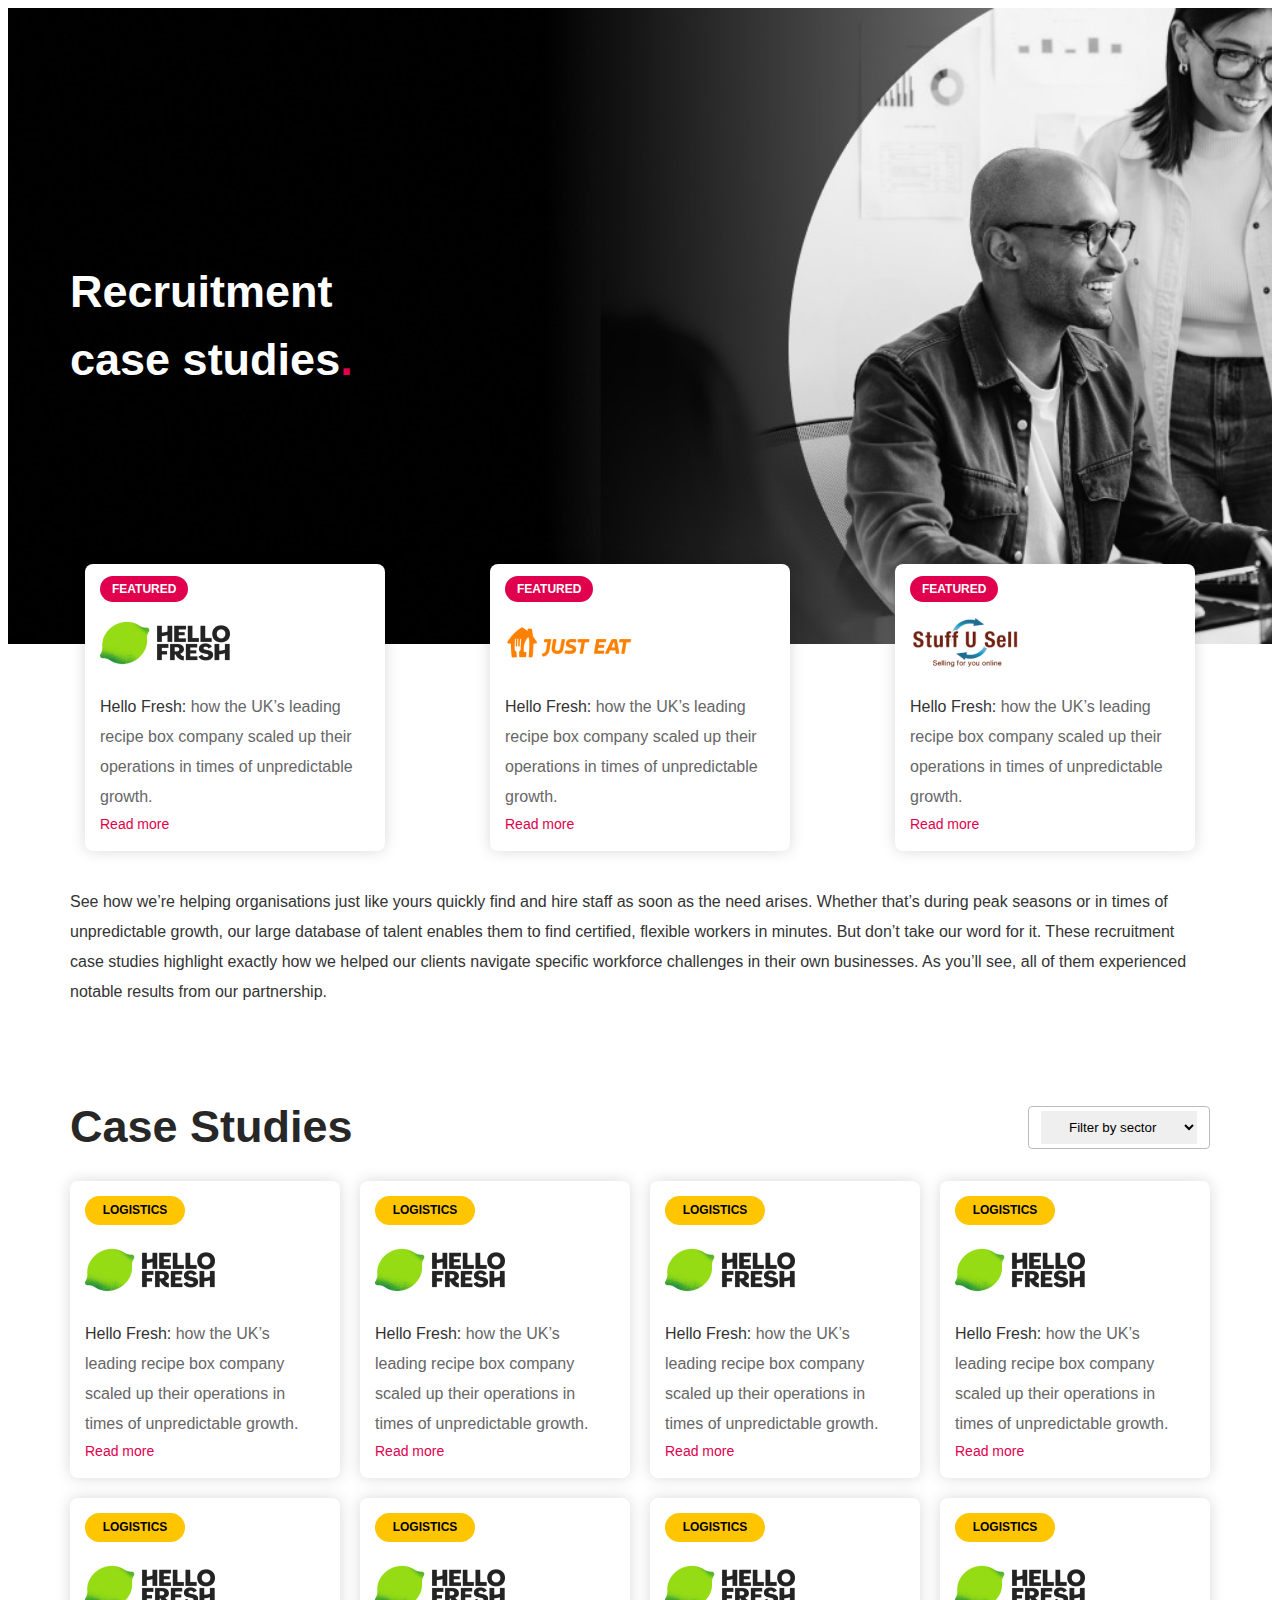
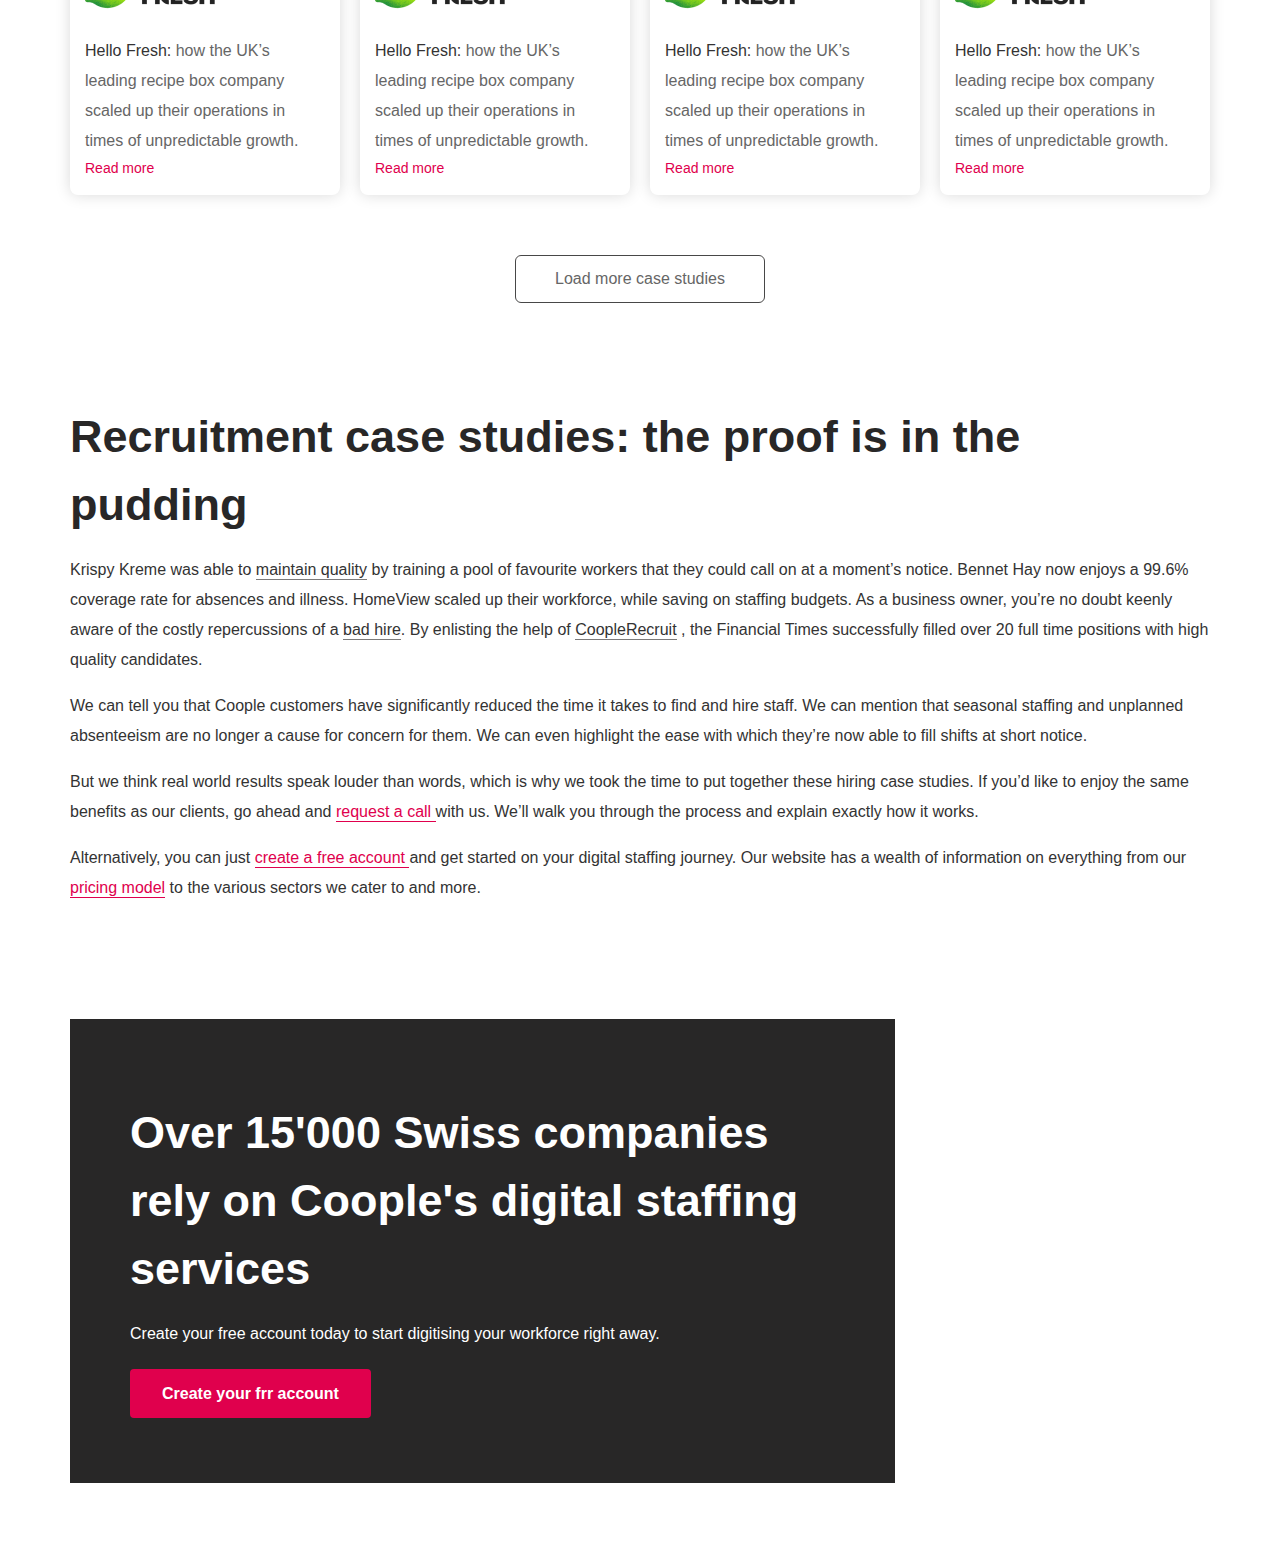
<file: case-studies-overview.html>
<!DOCTYPE html>
<html lang="en">
  <head>
    <meta charset="UTF-8" />
    <meta name="viewport" content="width=device-width, initial-scale=1.0" />
    <title>Coople Case Studies</title>
    <link rel="stylesheet" href="public/case-studies-overview.css" />

    <link
      rel="stylesheet"
      href="https://cdn.jsdelivr.net/npm/swiper@8/swiper-bundle.min.css"
    />
  </head>
  <body>
    <main>
      <!-- Markup for  1st hero section     -->

      <section class="hero">
        <!-- root div -->

        <div class="cus-container cus-py-5">
          <div class="cus-card-root">
            <div class="cus-card">
              <h3 class="cus-heading-1 cus-m-0 cus-p-0">Recruitment</h3>
              <h3 class="cus-heading-1 cus-m-0 cus-p-0">
                case studies<span class="cus-text-pink">.</span>
              </h3>
            </div>
          </div>
        </div>
      </section>

      <!-- Markup for  2nd section     -->
      <section class="services">
        <!-- root div -->

        <div>
          <!-- Div two  -->

          <div class="cus-pt-2">
            <!-- Card root div  -->

            <div class="service-card-desktop-view cus-container">
              <div
                class="cus-d-flex cus-justify-between cus-align-items-center"
              >
                <!-- Card one -->
                <div class="cus-flex-col">
                  <div class="cus-service-card">
                    <span class="featured">FEATURED</span>

                    <div class="cus-py-2">
                      <img
                        src="public/images/case-study-overview/logo-1.png"
                        alt="LOGO"
                      />
                    </div>

                    <div class="cus-m-0">
                      <p class="cus-text-sm cus-m-0">
                        <span class="cus-text-gray cus-fw-500">
                          Hello Fresh:</span
                        >
                        how the UK’s leading recipe box company scaled up their
                        operations in times of unpredictable growth.
                      </p>

                      <p class="cus-text-pink cus-text-xs cus-m-0">Read more</p>
                    </div>
                  </div>
                </div>
                <!-- Card two -->
                <div class="cus-flex-col">
                  <div class="cus-service-card">
                    <span class="featured">FEATURED</span>

                    <div class="cus-py-2">
                      <img
                        src="public/images/case-study-overview/logo-2.png"
                        alt="LOGO"
                      />
                    </div>

                    <div class="cus-m-0">
                      <p class="cus-text-sm cus-m-0">
                        <span class="cus-text-gray cus-fw-500">
                          Hello Fresh:</span
                        >
                        how the UK’s leading recipe box company scaled up their
                        operations in times of unpredictable growth.
                      </p>

                      <p class="cus-text-pink cus-text-xs cus-m-0">Read more</p>
                    </div>
                  </div>
                </div>
                <!-- Card three -->
                <div class="cus-flex-col">
                  <div class="cus-service-card">
                    <span class="featured">FEATURED</span>

                    <div class="cus-py-2">
                      <img
                        src="public/images/case-study-overview/logo-3.png"
                        alt="LOGO"
                      />
                    </div>

                    <div class="cus-m-0">
                      <p class="cus-text-sm cus-m-0">
                        <span class="cus-text-gray cus-fw-500">
                          Hello Fresh:</span
                        >
                        how the UK’s leading recipe box company scaled up their
                        operations in times of unpredictable growth.
                      </p>

                      <p class="cus-text-pink cus-text-xs cus-m-0">Read more</p>
                    </div>
                  </div>
                </div>
              </div>
            </div>

            <!-- Markup  for card slider mobile view -->
            <div class="service-card-mobile-view">
              <div class="swiper">
                <div class="product-slider">
                  <div class="swiper-wrapper">
                    <div class="swiper-slide">
                      <!-- Card one -->
                      <div class="cus-flex-col">
                        <div class="cus-service-card">
                          <span class="featured">FEATURED</span>

                          <div class="cus-py-2">
                            <img
                              src="public/images/case-study-overview/logo-1.png"
                              alt="LOGO"
                            />
                          </div>

                          <div class="cus-m-0">
                            <p class="cus-text-sm cus-m-0">
                              <span class="cus-text-gray cus-fw-500">
                                Hello Fresh:</span
                              >
                              how the UK’s leading recipe box company scaled up
                              their operations in times of unpredictable growth.
                            </p>

                            <p class="cus-text-pink cus-text-xs cus-m-0">
                              Read more
                            </p>
                          </div>
                        </div>
                      </div>
                    </div>
                    <div class="swiper-slide">
                      <!-- Card two -->
                      <div class="cus-flex-col">
                        <div class="cus-service-card">
                          <span class="featured">FEATURED</span>

                          <div class="cus-py-2">
                            <img
                              src="public/images/case-study-overview/logo-2.png"
                              alt="LOGO"
                            />
                          </div>

                          <div class="cus-m-0">
                            <p class="cus-text-sm cus-m-0">
                              <span class="cus-text-gray cus-fw-500">
                                Hello Fresh:</span
                              >
                              how the UK’s leading recipe box company scaled up
                              their operations in times of unpredictable growth.
                            </p>

                            <p class="cus-text-pink cus-text-xs cus-m-0">
                              Read more
                            </p>
                          </div>
                        </div>
                      </div>
                    </div>
                    <div class="swiper-slide">
                      <!-- Card three -->
                      <div class="cus-flex-col">
                        <div class="cus-service-card">
                          <span class="featured">FEATURED</span>

                          <div class="cus-py-2">
                            <img
                              src="public/images/case-study-overview/logo-3.png"
                              alt="LOGO"
                            />
                          </div>

                          <div class="cus-m-0">
                            <p class="cus-text-sm cus-m-0">
                              <span class="cus-text-gray cus-fw-500">
                                Hello Fresh:</span
                              >
                              how the UK’s leading recipe box company scaled up
                              their operations in times of unpredictable growth.
                            </p>

                            <p class="cus-text-pink cus-text-xs cus-m-0">
                              Read more
                            </p>
                          </div>
                        </div>
                      </div>
                    </div>
                  </div>
                </div>
              </div>
            </div>

            <div class="cus-container cus-py-2">
              <p class="cus-text-md">
                See how we’re helping organisations just like yours quickly find
                and hire staff as soon as the need arises. Whether that’s during
                peak seasons or in times of unpredictable growth, our large
                database of talent enables them to find certified, flexible
                workers in minutes. But don’t take our word for it. These
                recruitment case studies highlight exactly how we helped our
                clients navigate specific workforce challenges in their own
                businesses. As you’ll see, all of them experienced notable
                results from our partnership.
              </p>
            </div>
          </div>
        </div>
      </section>

      <!-- Markup for  3d section      -->
      <section class="case-studies">
        <!-- root div -->

        <div class="cus-container cus-py-5">
          <div class="cus-justify-between cus-align-items-center">
            <h3 class="cus-heading-1 cus-m-0">Case Studies</h3>

            <div class="select-cont">
              <select name="category">
                <option value="none" selected disabled hidden>
                  Filter by sector
                </option>
                <option value="saab">Saab</option>
                <option value="mercedes">Mercedes</option>
                <option value="audi">Audi</option>
              </select>
            </div>
          </div>

          <!-- Markup for case study cases cards  -->

          <div class="cus-grid-4 cus-py-2">
            <!-- Card one -->
            <div class="cus-flex-col">
              <div class="cus-service-card">
                <div class="case-studies-logo">
                  <p class="logistics cus-m-0">LOGISTICS</p>

                  <div class="cus-py-2 cus-m-0">
                    <img
                      src="public/images/case-study-overview/logo-1.png"
                      alt="LOGO"
                    />
                  </div>
                </div>

                <div class="cus-m-0">
                  <p class="cus-text-sm cus-m-0">
                    <span class="cus-text-gray cus-fw-500"> Hello Fresh:</span>
                    how the UK’s leading recipe box company scaled up their
                    operations in times of unpredictable growth.
                  </p>

                  <p class="cus-text-pink cus-text-xs cus-m-0">Read more</p>
                </div>
              </div>
            </div>
            <!-- Card two -->
            <div class="cus-flex-col">
              <div class="cus-service-card">
                <div class="case-studies-logo">
                  <p class="logistics cus-m-0">LOGISTICS</p>

                  <div class="cus-py-2 cus-m-0">
                    <img
                      src="public/images/case-study-overview/logo-1.png"
                      alt="LOGO"
                    />
                  </div>
                </div>

                <div class="cus-m-0">
                  <p class="cus-text-sm cus-m-0">
                    <span class="cus-text-gray cus-fw-500"> Hello Fresh:</span>
                    how the UK’s leading recipe box company scaled up their
                    operations in times of unpredictable growth.
                  </p>

                  <p class="cus-text-pink cus-text-xs cus-m-0">Read more</p>
                </div>
              </div>
            </div>
            <!-- Card three -->
            <div class="cus-flex-col">
              <div class="cus-service-card">
                <div class="case-studies-logo">
                  <p class="logistics cus-m-0">LOGISTICS</p>

                  <div class="cus-py-2 cus-m-0">
                    <img
                      src="public/images/case-study-overview/logo-1.png"
                      alt="LOGO"
                    />
                  </div>
                </div>

                <div class="cus-m-0">
                  <p class="cus-text-sm cus-m-0">
                    <span class="cus-text-gray cus-fw-500"> Hello Fresh:</span>
                    how the UK’s leading recipe box company scaled up their
                    operations in times of unpredictable growth.
                  </p>

                  <p class="cus-text-pink cus-text-xs cus-m-0">Read more</p>
                </div>
              </div>
            </div>
            <!-- Card four -->
            <div class="cus-flex-col">
              <div class="cus-service-card">
                <div class="case-studies-logo">
                  <p class="logistics cus-m-0">LOGISTICS</p>

                  <div class="cus-py-2 cus-m-0">
                    <img
                      src="public/images/case-study-overview/logo-1.png"
                      alt="LOGO"
                    />
                  </div>
                </div>

                <div class="cus-m-0">
                  <p class="cus-text-sm cus-m-0">
                    <span class="cus-text-gray cus-fw-500"> Hello Fresh:</span>
                    how the UK’s leading recipe box company scaled up their
                    operations in times of unpredictable growth.
                  </p>

                  <p class="cus-text-pink cus-text-xs cus-m-0">Read more</p>
                </div>
              </div>
            </div>

            <!-- row 2  -->

            <!-- Card one -->
            <div class="cus-flex-col">
              <div class="cus-service-card">
                <div class="case-studies-logo">
                  <p class="logistics cus-m-0">LOGISTICS</p>

                  <div class="cus-py-2 cus-m-0">
                    <img
                      src="public/images/case-study-overview/logo-1.png"
                      alt="LOGO"
                    />
                  </div>
                </div>

                <div class="cus-m-0">
                  <p class="cus-text-sm cus-m-0">
                    <span class="cus-text-gray cus-fw-500"> Hello Fresh:</span>
                    how the UK’s leading recipe box company scaled up their
                    operations in times of unpredictable growth.
                  </p>

                  <p class="cus-text-pink cus-text-xs cus-m-0">Read more</p>
                </div>
              </div>
            </div>
            <!-- Card two -->
            <div class="cus-flex-col">
              <div class="cus-service-card">
                <div class="case-studies-logo">
                  <p class="logistics cus-m-0">LOGISTICS</p>

                  <div class="cus-py-2 cus-m-0">
                    <img
                      src="public/images/case-study-overview/logo-1.png"
                      alt="LOGO"
                    />
                  </div>
                </div>

                <div class="cus-m-0">
                  <p class="cus-text-sm cus-m-0">
                    <span class="cus-text-gray cus-fw-500"> Hello Fresh:</span>
                    how the UK’s leading recipe box company scaled up their
                    operations in times of unpredictable growth.
                  </p>

                  <p class="cus-text-pink cus-text-xs cus-m-0">Read more</p>
                </div>
              </div>
            </div>
            <!-- Card three -->
            <div class="cus-flex-col">
              <div class="cus-service-card">
                <div class="case-studies-logo">
                  <p class="logistics cus-m-0">LOGISTICS</p>

                  <div class="cus-py-2 cus-m-0">
                    <img
                      src="public/images/case-study-overview/logo-1.png"
                      alt="LOGO"
                    />
                  </div>
                </div>

                <div class="cus-m-0">
                  <p class="cus-text-sm cus-m-0">
                    <span class="cus-text-gray cus-fw-500"> Hello Fresh:</span>
                    how the UK’s leading recipe box company scaled up their
                    operations in times of unpredictable growth.
                  </p>

                  <p class="cus-text-pink cus-text-xs cus-m-0">Read more</p>
                </div>
              </div>
            </div>
            <!-- Card four -->
            <div class="cus-flex-col">
              <div class="cus-service-card">
                <div class="case-studies-logo">
                  <p class="logistics cus-m-0">LOGISTICS</p>

                  <div class="cus-py-2 cus-m-0">
                    <img
                      src="public/images/case-study-overview/logo-1.png"
                      alt="LOGO"
                    />
                  </div>
                </div>

                <div class="cus-m-0">
                  <p class="cus-text-sm cus-m-0">
                    <span class="cus-text-gray cus-fw-500"> Hello Fresh:</span>
                    how the UK’s leading recipe box company scaled up their
                    operations in times of unpredictable growth.
                  </p>

                  <p class="cus-text-pink cus-text-xs cus-m-0">Read more</p>
                </div>
              </div>
            </div>
          </div>

          <!--  Load more button  -->

          <div class="cus-pt-4">
            <div class="load-more-btn">
              <a href="#">
                <p class="cus-text-sm cus-m-0">Load more case studies</p>
              </a>
            </div>
          </div>
        </div>
      </section>

      <!-- Markup for  4th   section     -->

      <section>
        <div class="cus-container cus-py-5">
          <div>
            <h3 class="cus-heading-1 cus-m-0">
              Recruitment case studies: the proof is in the pudding
            </h3>

            <p class="cus-text-md">
              Krispy Kreme was able to
              <span class="cus-underline">maintain quality</span> by training a
              pool of favourite workers that they could call on at a moment’s
              notice. Bennet Hay now enjoys a 99.6% coverage rate for absences
              and illness. HomeView scaled up their workforce, while saving on
              staffing budgets. As a business owner, you’re no doubt keenly
              aware of the costly repercussions of a
              <span class="cus-underline">bad hire</span>. By enlisting the help
              of <span class="cus-underline">CoopleRecruit</span> , the
              Financial Times successfully filled over 20 full time positions
              with high quality candidates.
            </p>
            <p class="cus-text-md cus-py-1">
              We can tell you that Coople customers have significantly reduced
              the time it takes to find and hire staff. We can mention that
              seasonal staffing and unplanned absenteeism are no longer a cause
              for concern for them. We can even highlight the ease with which
              they’re now able to fill shifts at short notice.
            </p>
            <p class="cus-text-md cus-py-1">
              But we think real world results speak louder than words, which is
              why we took the time to put together these hiring case studies. If
              you’d like to enjoy the same benefits as our clients, go ahead and
              <span class="cus-underline-pink"> request a call </span>
              with us. We’ll walk you through the process and explain exactly
              how it works.
            </p>
            <p class="cus-text-md cus-py-1">
              Alternatively, you can just
              <a href="#" class="cus-underline-pink"> create a free account </a>
              and get started on your digital staffing journey. Our website has
              a wealth of information on everything from our
              <a href="#" class="cus-underline-pink">pricing model</a> to the
              various sectors we cater to and more.
            </p>
          </div>
        </div>
      </section>

      <!-- Markup for  6th section      -->

      <!-- Markup for  7th section      -->
      <section class="bg-img">
        <!-- root div -->

        <div class="cus-container cus-py-5">
          <div class="cus-card-root">
            <div class="cus-card">
              <h3 class="cus-heading-1 cus-m-0 cus-p-0">
                Over 15'000 Swiss companies rely on Coople's digital staffing
                services
              </h3>

              <p class="cus-text-md cus-pb-2">
                Create your free account today to start digitising your
                workforce right away.
              </p>

              <a href="#" class="cus-apply-btn"> Create your frr account </a>
            </div>

            <div></div>
          </div>
        </div>
      </section>
    </main>

    <script src="https://cdn.jsdelivr.net/npm/swiper@8/swiper-bundle.min.js"></script>
  </body>

  <script>
    var swiper = new Swiper(".swiper .product-slider", {
      spaceBetween: -40,
      loop: true,
      slidesPerView: "auto",
      autoplay: true,
      centeredSlides: true,
      fade: "true",
      grabCursor: "true",

      breakpoints: {
        0: {
          slidesPerView: 1.3,
          spaceBetween: -20,
        },
        520: {
          slidesPerView: 1.5,
          spaceBetween: -60,
        },
        768: {
          slidesPerView: 1.8,
          // spaceBetween: -200,
        },
      },
    });
  </script>
</html>
</file>
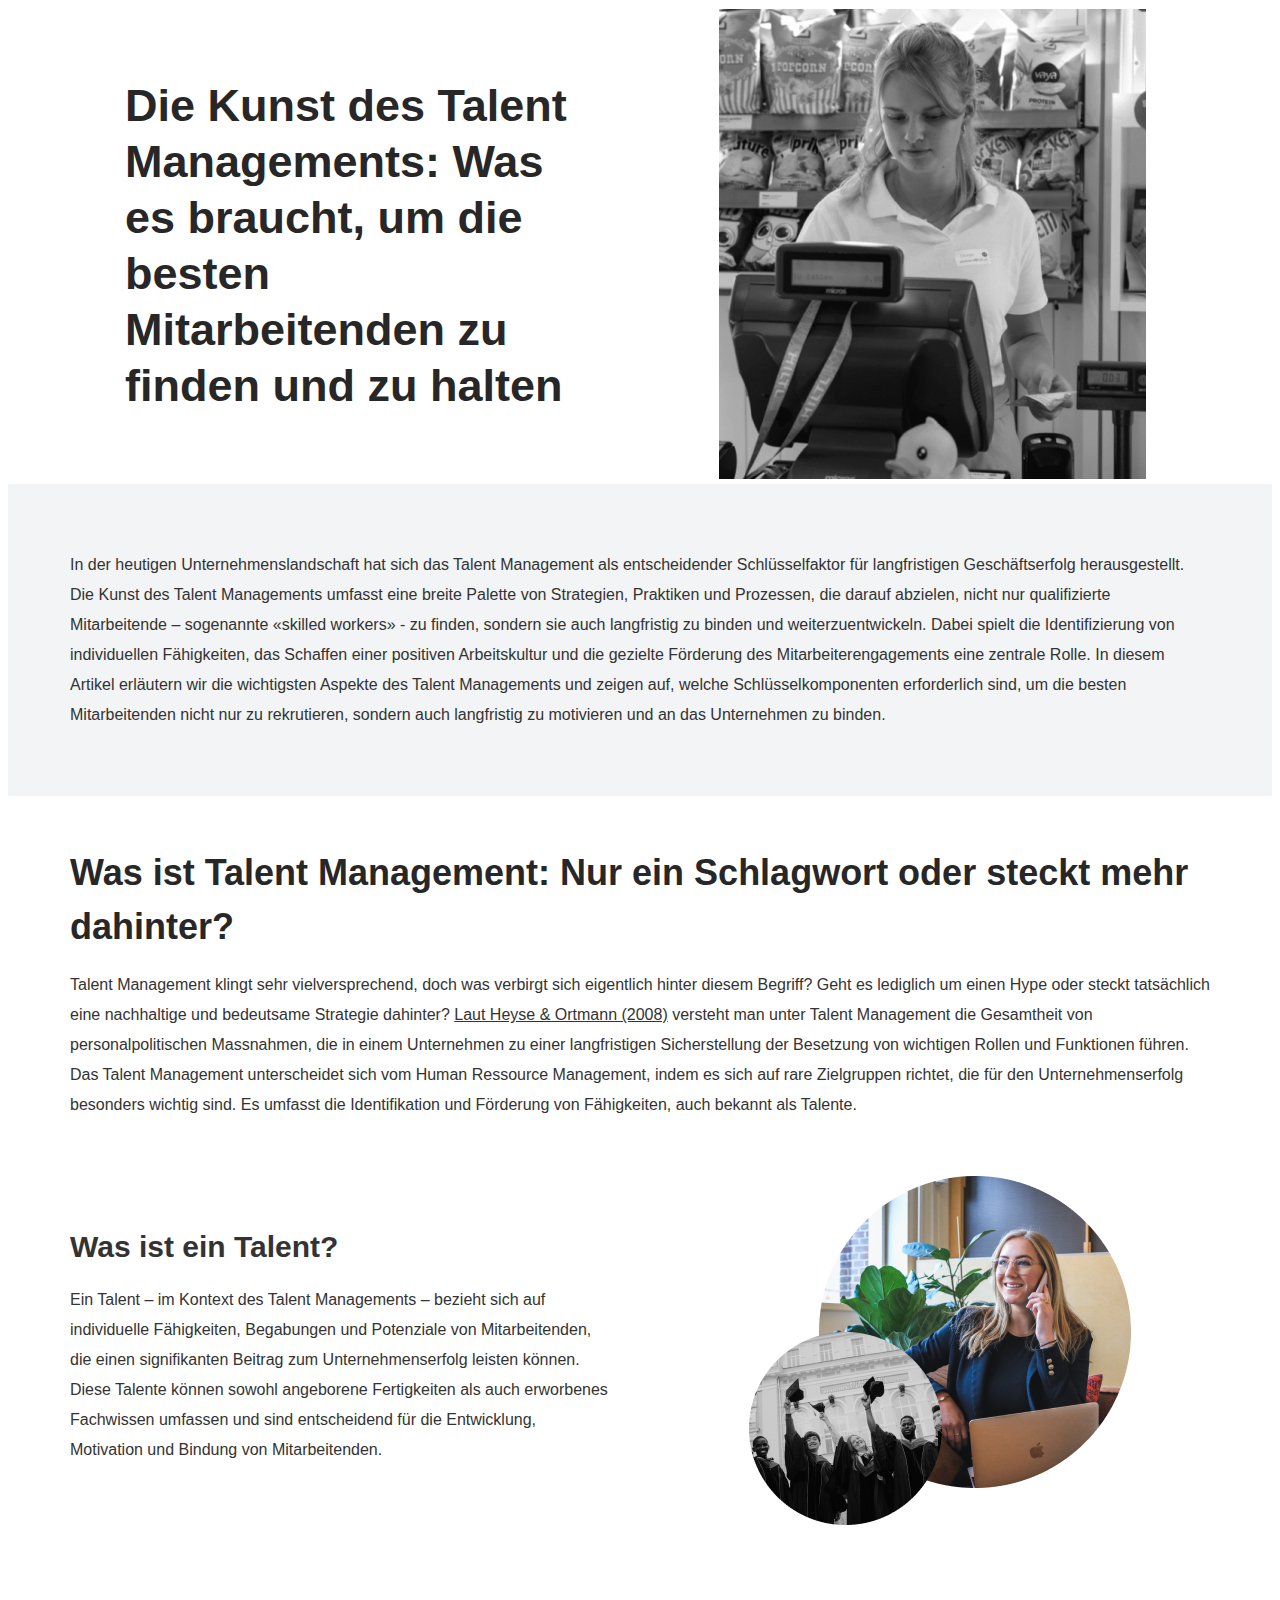
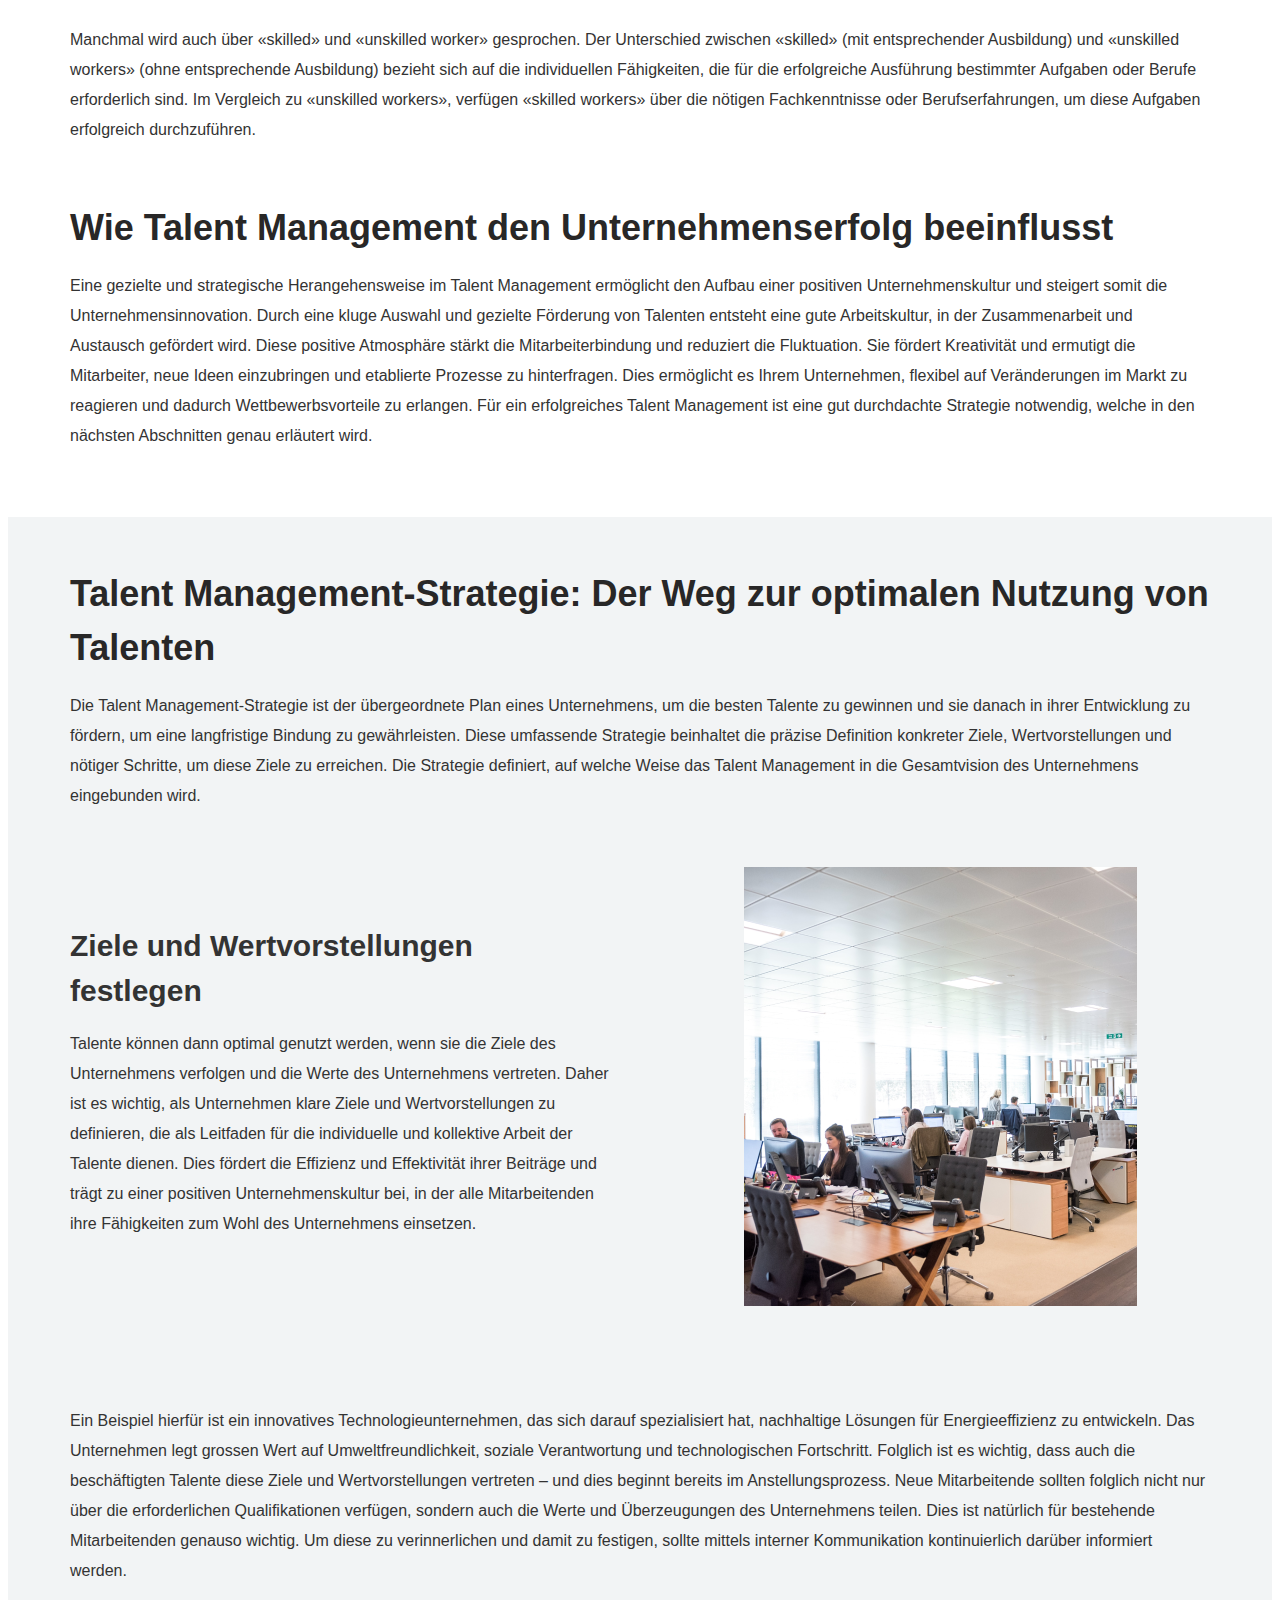
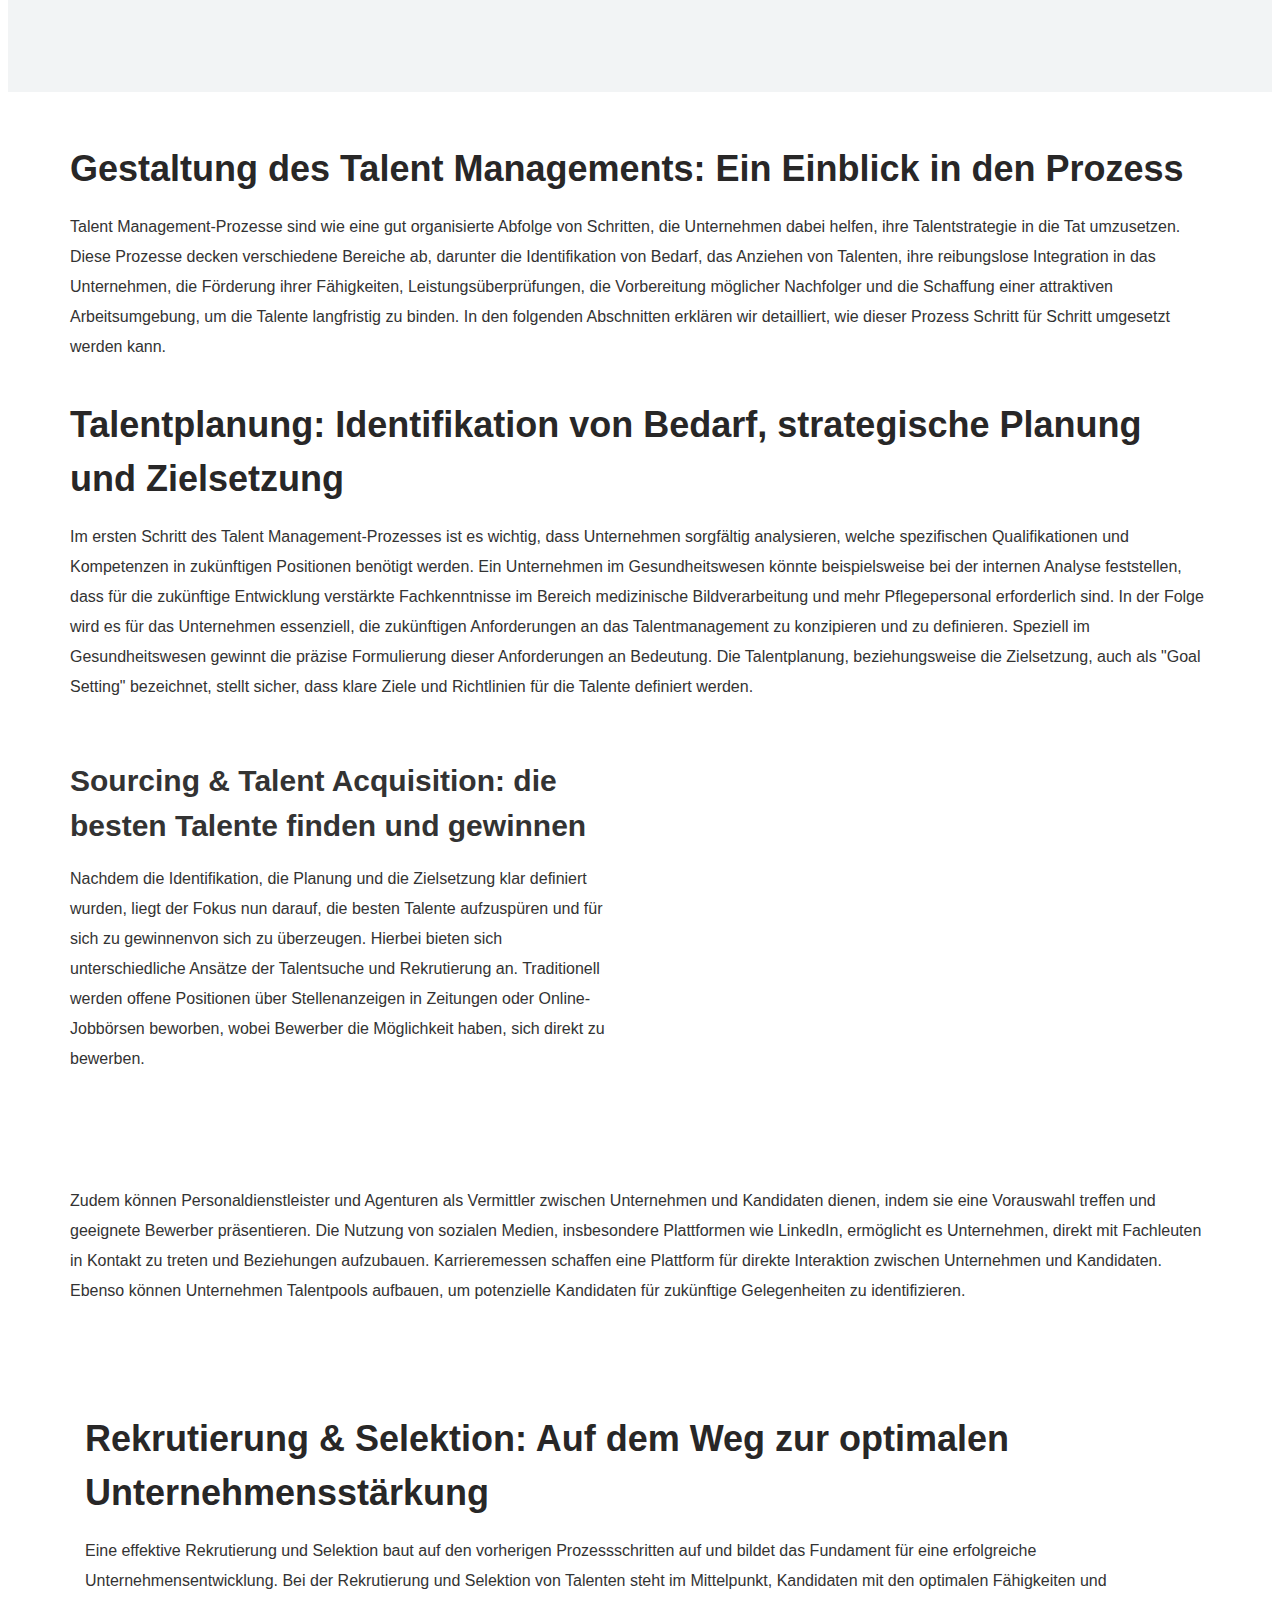
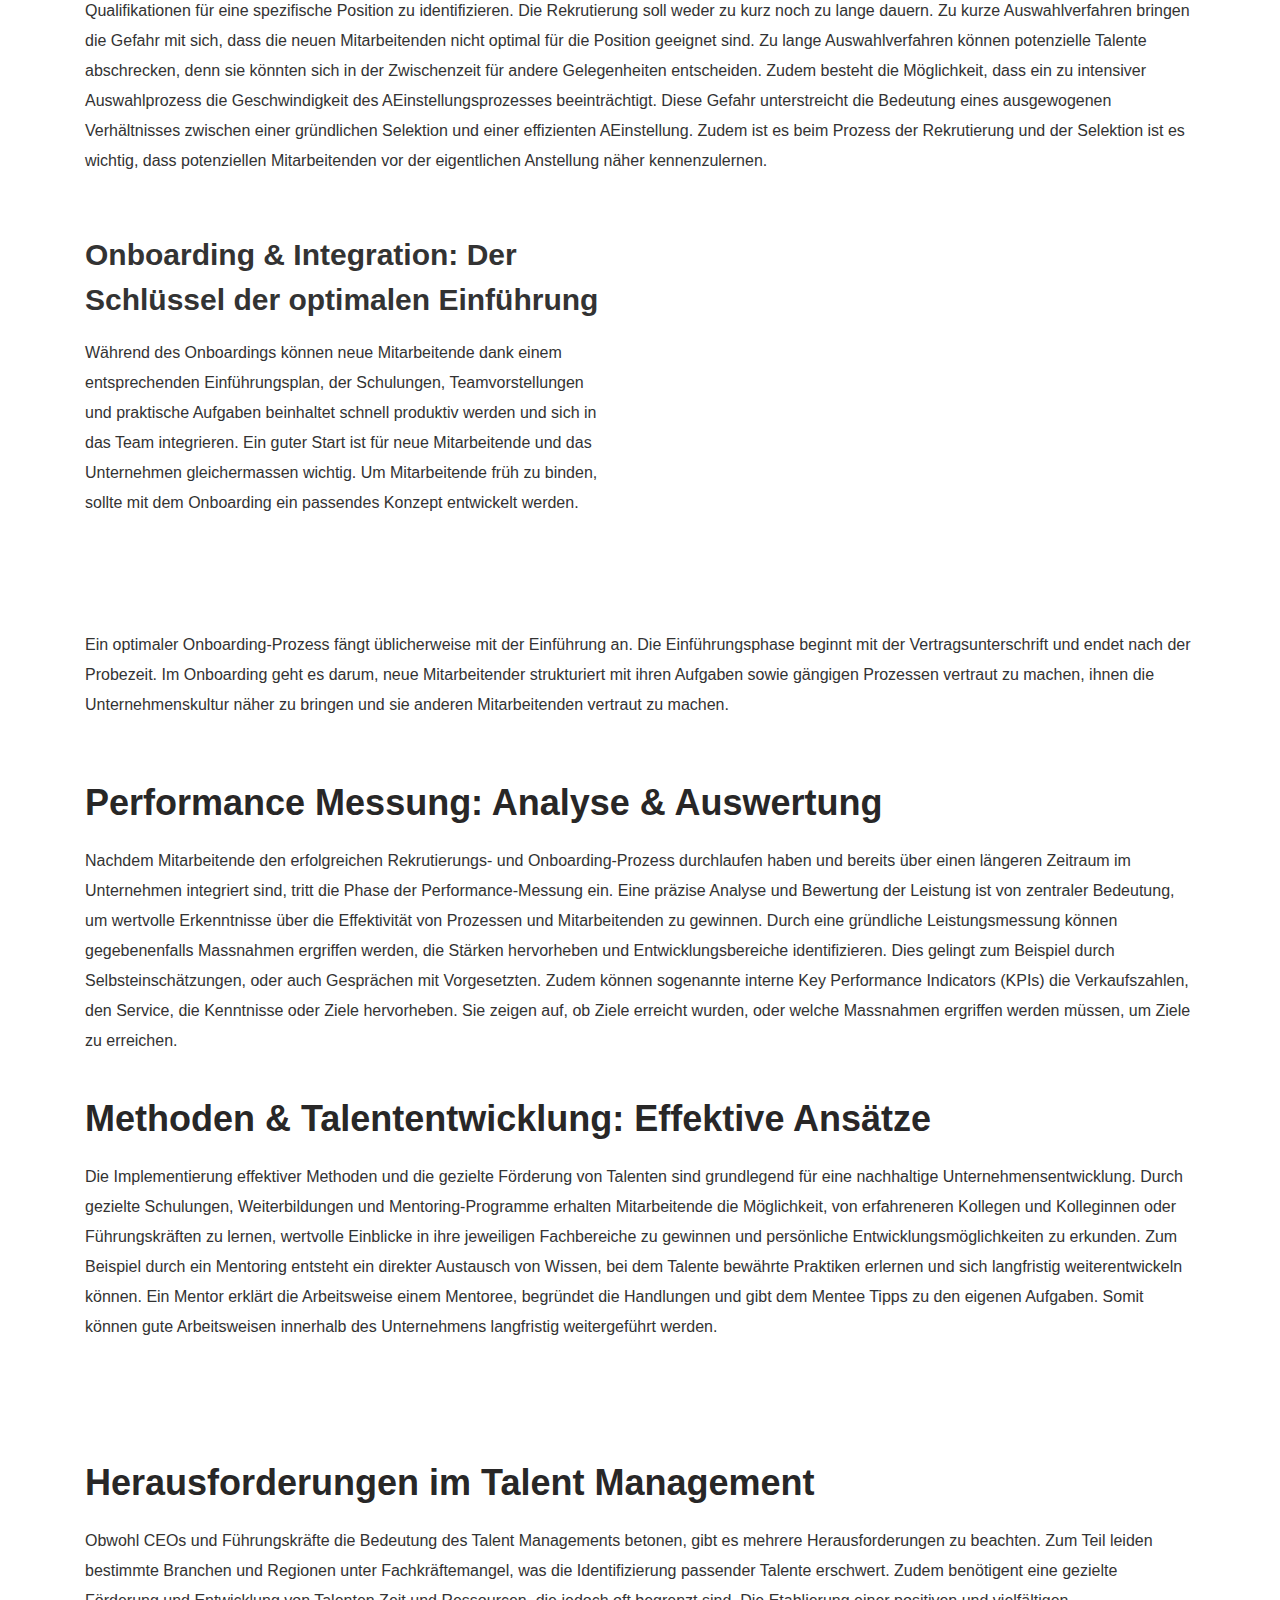
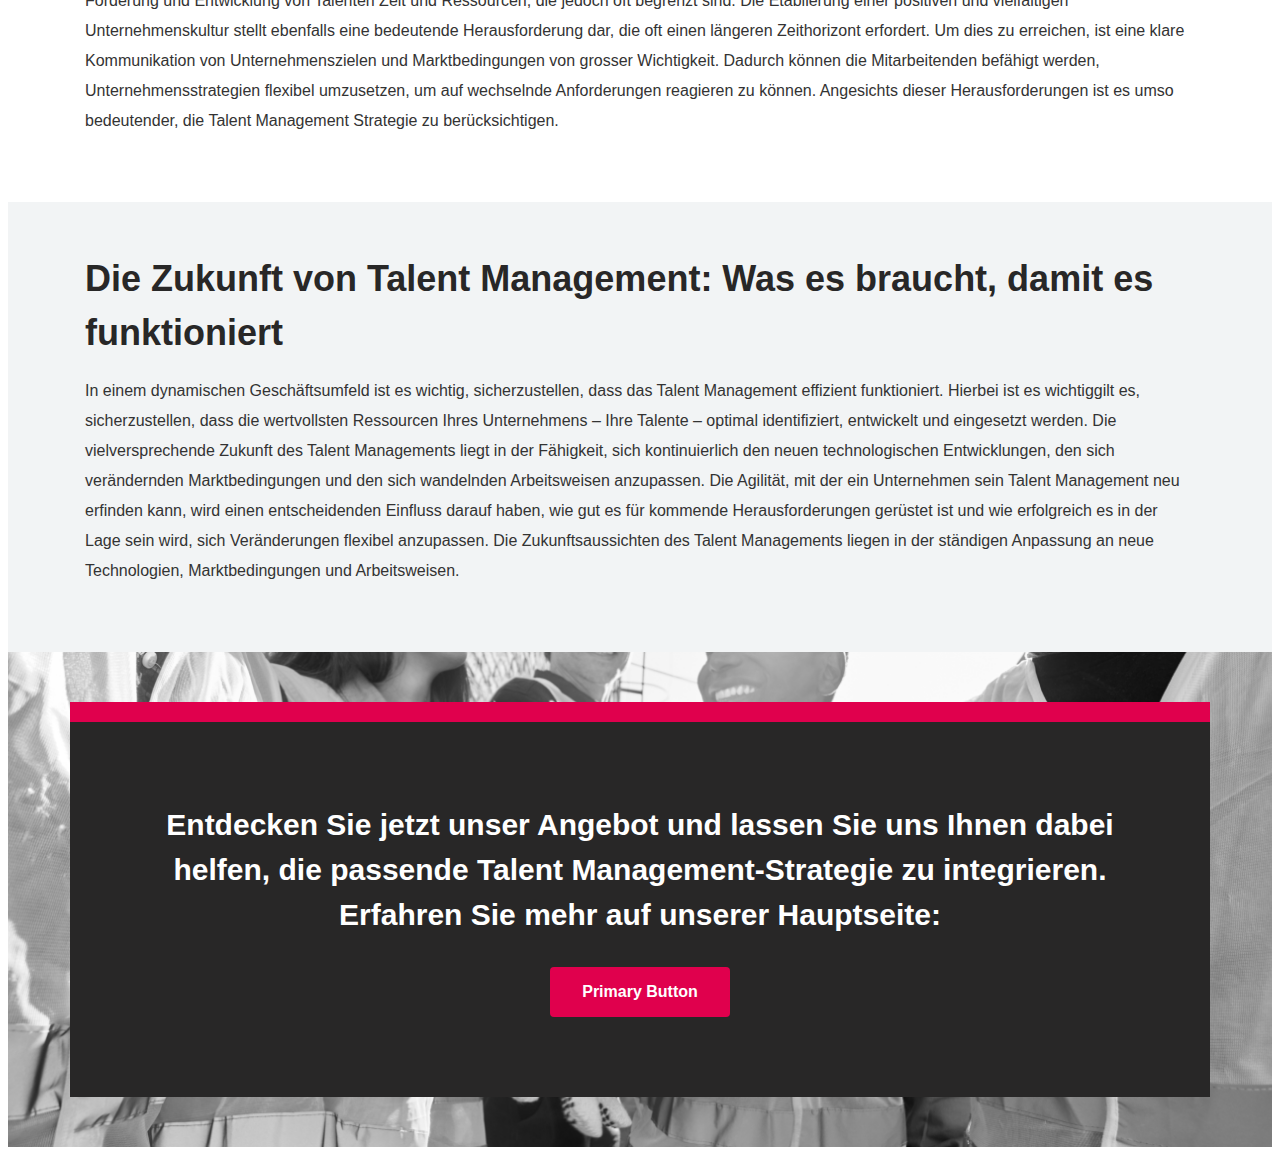
<file: mockup-pillar-page.html>
<!DOCTYPE html>
<html lang="en">
  <head>
    <meta charset="UTF-8" />
    <meta name="viewport" content="width=device-width, initial-scale=1.0" />
    <title>Coople Case Studies</title>
    <link rel="stylesheet" href="public/mockup-pillar-page.css" />
  </head>
  <body>
    <main>
      <!-- Markup for  1st hero section     -->
      <section class="cus-container">
        <div class="cus-grid-2 cus-align-items-center cus-gap-6">
          <!-- Div one  -->
          <div>
            <h1 class="cus-heading-1 cus-p-4">
              Die Kunst des Talent Managements: Was es braucht, um die besten
              Mitarbeitenden zu finden und zu halten
            </h1>
          </div>

          <!-- Div two  -->

          <div class="cus-text-align-right">
            <picture>
              <img
                src="/public/images/mockup-pillar/hero.png"
                alt="IMAGE"
                loading="lazy"
              />
            </picture>
          </div>
        </div>
      </section>

      <!-- Markup for  2nd section     -->
      <section class="cus-bg-secondary services">
        <!-- root div -->

        <div class="cus-container cus-py-5">
          <p class="cus-text-md">
            In der heutigen Unternehmenslandschaft hat sich das Talent
            Management als entscheidender Schlüsselfaktor für langfristigen
            Geschäftserfolg herausgestellt. Die Kunst des Talent Managements
            umfasst eine breite Palette von Strategien, Praktiken und Prozessen,
            die darauf abzielen, nicht nur qualifizierte Mitarbeitende –
            sogenannte «skilled workers» - zu finden, sondern sie auch
            langfristig zu binden und weiterzuentwickeln. Dabei spielt die
            Identifizierung von individuellen Fähigkeiten, das Schaffen einer
            positiven Arbeitskultur und die gezielte Förderung des
            Mitarbeiterengagements eine zentrale Rolle. In diesem Artikel
            erläutern wir die wichtigsten Aspekte des Talent Managements und
            zeigen auf, welche Schlüsselkomponenten erforderlich sind, um die
            besten Mitarbeitenden nicht nur zu rekrutieren, sondern auch
            langfristig zu motivieren und an das Unternehmen zu binden. 
          </p>
        </div>
      </section>
      <!-- Markup for  3d section      -->
      <section>
        <!-- root div -->

        <div class="cus-container cus-py-5">
          <div>
            <h3 class="cus-heading-2 cus-m-0">
              Was ist Talent Management: Nur ein Schlagwort oder steckt mehr
              dahinter?
            </h3>

            <p class="cus-text-md">
              Talent Management klingt sehr vielversprechend, doch was verbirgt
              sich eigentlich hinter diesem Begriff? Geht es lediglich um einen
              Hype oder steckt tatsächlich eine nachhaltige und bedeutsame
              Strategie dahinter? <u>Laut Heyse & Ortmann (2008)</u> versteht
              man unter Talent Management die Gesamtheit von personalpolitischen
              Massnahmen, die in einem Unternehmen zu einer langfristigen
              Sicherstellung der Besetzung von wichtigen Rollen und Funktionen
              führen. Das Talent Management unterscheidet sich vom Human
              Ressource Management, indem es sich auf rare Zielgruppen richtet,
              die für den Unternehmenserfolg besonders wichtig sind. Es umfasst
              die Identifikation und Förderung von Fähigkeiten, auch bekannt als
              Talente. 
            </p>
          </div>

          <div class="cus-grid-2 cus-align-items-center cus-gap-6 cus-py-4">
            <!-- Div one  -->

            <div>
              <h5 class="cus-text-2xl cus-m-0">Was ist ein Talent?</h5>

              <p class="cus-text-md">
                Ein Talent – im Kontext des Talent Managements – bezieht sich
                auf individuelle Fähigkeiten, Begabungen und Potenziale von
                Mitarbeitenden, die einen signifikanten Beitrag zum
                Unternehmenserfolg leisten können. Diese Talente können sowohl
                angeborene Fertigkeiten als auch erworbenes Fachwissen umfassen
                und sind entscheidend für die Entwicklung, Motivation und
                Bindung von Mitarbeitenden.
              </p>
            </div>

            <!-- Div two  -->

            <div class="cus-text-align-right">
              <picture>
                <img
                  src="/public/images/mockup-pillar/talent.png"
                  alt="IMAGE"
                  loading="lazy"
                />
              </picture>
            </div>
          </div>
          <div class="cus-py-4">
            <p class="cus-text-md">
              Manchmal wird auch über «skilled» und «unskilled worker»
              gesprochen. Der Unterschied zwischen «skilled» (mit entsprechender
              Ausbildung) und «unskilled workers» (ohne entsprechende
              Ausbildung) bezieht sich auf die individuellen Fähigkeiten, die
              für die erfolgreiche Ausführung bestimmter Aufgaben oder Berufe
              erforderlich sind. Im Vergleich zu «unskilled workers», verfügen
              «skilled workers» über die nötigen Fachkenntnisse oder
              Berufserfahrungen, um diese Aufgaben erfolgreich durchzuführen.  
            </p>
          </div>
          <div class="">
            <h3 class="cus-heading-2 cus-m-0">
              Wie Talent Management den Unternehmenserfolg beeinflusst
            </h3>
            <p class="cus-text-md">
              Eine gezielte und strategische Herangehensweise im Talent
              Management ermöglicht den Aufbau einer positiven
              Unternehmenskultur und steigert somit die Unternehmensinnovation.
              Durch eine kluge Auswahl und gezielte Förderung von Talenten
              entsteht eine gute Arbeitskultur, in der Zusammenarbeit und
              Austausch gefördert wird. Diese positive Atmosphäre stärkt die
              Mitarbeiterbindung und reduziert die Fluktuation. Sie fördert
              Kreativität und ermutigt die Mitarbeiter, neue Ideen einzubringen
              und etablierte Prozesse zu hinterfragen. Dies ermöglicht es Ihrem
              Unternehmen, flexibel auf Veränderungen im Markt zu reagieren und
              dadurch Wettbewerbsvorteile zu erlangen. Für ein erfolgreiches
              Talent Management ist eine gut durchdachte Strategie notwendig,
              welche in den nächsten Abschnitten genau erläutert wird.  
            </p>
          </div>
        </div>
      </section>
      <!-- Markup for  4th section      -->
      <section class="cus-bg-secondary">
        <!-- root div -->

        <div class="cus-container cus-py-5">
          <div>
            <h3 class="cus-heading-2 cus-m-0">
              Talent Management-Strategie: Der Weg zur optimalen Nutzung von
              Talenten
            </h3>

            <p class="cus-text-md">
              Die Talent Management-Strategie ist der übergeordnete Plan eines
              Unternehmens, um die besten Talente zu gewinnen und sie danach in
              ihrer Entwicklung zu fördern, um eine langfristige Bindung zu
              gewährleisten. Diese umfassende Strategie beinhaltet die präzise
              Definition konkreter Ziele, Wertvorstellungen und nötiger
              Schritte, um diese Ziele zu erreichen. Die Strategie definiert,
              auf welche Weise das Talent Management in die Gesamtvision des
              Unternehmens eingebunden wird. 
            </p>
          </div>

          <div class="cus-grid-2 cus-align-items-center cus-gap-6 cus-py-4">
            <!-- Div one  -->

            <div>
              <h5 class="cus-text-2xl cus-m-0">
                Ziele und Wertvorstellungen festlegen
              </h5>

              <p class="cus-text-md">
                Talente können dann optimal genutzt werden, wenn sie die Ziele
                des Unternehmens verfolgen und die Werte des Unternehmens
                vertreten. Daher ist es wichtig, als Unternehmen klare Ziele und
                Wertvorstellungen zu definieren, die als Leitfaden für die
                individuelle und kollektive Arbeit der Talente dienen. Dies
                fördert die Effizienz und Effektivität ihrer Beiträge und trägt
                zu einer positiven Unternehmenskultur bei, in der alle
                Mitarbeitenden ihre Fähigkeiten zum Wohl des Unternehmens
                einsetzen.
              </p>
            </div>

            <!-- Div two  -->

            <div class="cus-text-align-right">
              <picture>
                <img
                  src="/public/images/mockup-pillar/ziele.png"
                  alt="IMAGE"
                  loading="lazy"
                />
              </picture>
            </div>
          </div>
          <div class="cus-py-4">
            <p class="cus-text-md">
              Ein Beispiel hierfür ist ein innovatives Technologieunternehmen,
              das sich darauf spezialisiert hat, nachhaltige Lösungen für
              Energieeffizienz zu entwickeln. Das Unternehmen legt grossen Wert
              auf Umweltfreundlichkeit, soziale Verantwortung und
              technologischen Fortschritt. Folglich ist es wichtig, dass auch
              die beschäftigten Talente diese Ziele und Wertvorstellungen
              vertreten – und dies beginnt bereits im Anstellungsprozess. Neue
              Mitarbeitende sollten folglich nicht nur über die erforderlichen
              Qualifikationen verfügen, sondern auch die Werte und Überzeugungen
              des Unternehmens teilen. Dies ist natürlich für bestehende
              Mitarbeitenden genauso wichtig. Um diese zu verinnerlichen und
              damit zu festigen, sollte mittels interner Kommunikation
              kontinuierlich darüber informiert werden.  
            </p>
          </div>
        </div>
      </section>
      <!-- Markup for  5th section      -->
      <section>
        <!-- root div -->

        <div class="cus-container cus-py-5">
          <div>
            <h3 class="cus-heading-2 cus-m-0">
              Gestaltung des Talent Managements: Ein Einblick in den Prozess
            </h3>

            <p class="cus-text-md">
              Talent Management-Prozesse sind wie eine gut organisierte Abfolge
              von Schritten, die Unternehmen dabei helfen, ihre Talentstrategie
              in die Tat umzusetzen. Diese Prozesse decken verschiedene Bereiche
              ab, darunter die Identifikation von Bedarf, das Anziehen von
              Talenten, ihre reibungslose Integration in das Unternehmen, die
              Förderung ihrer Fähigkeiten, Leistungsüberprüfungen, die
              Vorbereitung möglicher Nachfolger und die Schaffung einer
              attraktiven Arbeitsumgebung, um die Talente langfristig zu binden.
              In den folgenden Abschnitten erklären wir detailliert, wie dieser
              Prozess Schritt für Schritt umgesetzt werden kann.  
            </p>
          </div>
          <div class="cus-pt-2">
            <h3 class="cus-heading-2 cus-m-0">
              Talentplanung: Identifikation von Bedarf, strategische Planung und
              Zielsetzung
            </h3>

            <p class="cus-text-md">
              Im ersten Schritt des Talent Management-Prozesses ist es wichtig,
              dass Unternehmen sorgfältig analysieren, welche spezifischen
              Qualifikationen und Kompetenzen in zukünftigen Positionen benötigt
              werden. Ein Unternehmen im Gesundheitswesen könnte beispielsweise
              bei der internen Analyse feststellen, dass für die zukünftige
              Entwicklung verstärkte Fachkenntnisse im Bereich medizinische
              Bildverarbeitung und mehr Pflegepersonal erforderlich sind. In der
              Folge wird es für das Unternehmen essenziell, die zukünftigen
              Anforderungen an das Talentmanagement zu konzipieren und zu
              definieren. Speziell im Gesundheitswesen gewinnt die präzise
              Formulierung dieser Anforderungen an Bedeutung. Die Talentplanung,
              beziehungsweise die Zielsetzung, auch als "Goal Setting"
              bezeichnet, stellt sicher, dass klare Ziele und Richtlinien für
              die Talente definiert werden.  
            </p>
          </div>

          <div class="cus-grid-2 cus-align-items-center cus-gap-6 cus-py-4">
            <!-- Div one  -->

            <div>
              <h5 class="cus-text-2xl cus-m-0">
                Sourcing & Talent Acquisition: die besten Talente finden und
                gewinnen
              </h5>

              <p class="cus-text-md">
                Nachdem die Identifikation, die Planung und die Zielsetzung klar
                definiert wurden, liegt der Fokus nun darauf, die besten Talente
                aufzuspüren und für sich zu gewinnenvon sich zu überzeugen.
                Hierbei bieten sich unterschiedliche Ansätze der Talentsuche und
                Rekrutierung an. Traditionell werden offene Positionen über
                Stellenanzeigen in Zeitungen oder Online-Jobbörsen beworben,
                wobei Bewerber die Möglichkeit haben, sich direkt zu bewerben.
              </p>
            </div>

            <!-- Div two  -->

            <div class="cus-text-align-right">
              <picture>
                <img
                  src="/public/images/mockup-pillar/sourcing.png"
                  alt="IMAGE"
                  loading="lazy"
                />
              </picture>
            </div>
          </div>
          <div class="cus-py-4">
            <p class="cus-text-md">
              Zudem können Personaldienstleister und Agenturen als Vermittler
              zwischen Unternehmen und Kandidaten dienen, indem sie eine
              Vorauswahl treffen und geeignete Bewerber präsentieren. Die
              Nutzung von sozialen Medien, insbesondere Plattformen wie
              LinkedIn, ermöglicht es Unternehmen, direkt mit Fachleuten in
              Kontakt zu treten und Beziehungen aufzubauen. Karrieremessen
              schaffen eine Plattform für direkte Interaktion zwischen
              Unternehmen und Kandidaten. Ebenso können Unternehmen Talentpools
              aufbauen, um potenzielle Kandidaten für zukünftige Gelegenheiten
              zu identifizieren.  
            </p>
          </div>
        </div>
      </section>
      <!-- Markup for  6th section      -->
      <section>
        <!-- root div -->

        <div class="cus-container">
          <div>
            <h3 class="cus-heading-2 cus-m-0">
              Rekrutierung & Selektion: Auf dem Weg zur optimalen
              Unternehmensstärkung
            </h3>

            <p class="cus-text-md">
              Eine effektive Rekrutierung und Selektion baut auf den vorherigen
              Prozessschritten auf und bildet das Fundament für eine
              erfolgreiche Unternehmensentwicklung. Bei der Rekrutierung und
              Selektion von Talenten steht im Mittelpunkt, Kandidaten mit den
              optimalen Fähigkeiten und Qualifikationen für eine spezifische
              Position zu identifizieren. Die Rekrutierung soll weder zu kurz
              noch zu lange dauern. Zu kurze Auswahlverfahren bringen die Gefahr
              mit sich, dass die neuen Mitarbeitenden nicht optimal für die
              Position geeignet sind. Zu lange Auswahlverfahren können
              potenzielle Talente abschrecken, denn sie könnten sich in der
              Zwischenzeit für andere Gelegenheiten entscheiden. Zudem besteht
              die Möglichkeit, dass ein zu intensiver Auswahlprozess die
              Geschwindigkeit des AEinstellungsprozesses beeinträchtigt. Diese
              Gefahr unterstreicht die Bedeutung eines ausgewogenen
              Verhältnisses zwischen einer gründlichen Selektion und einer
              effizienten AEinstellung. Zudem ist es beim Prozess der
              Rekrutierung und der Selektion ist es wichtig, dass potenziellen
              Mitarbeitenden vor der eigentlichen Anstellung näher
              kennenzulernen.  
            </p>
          </div>

          <div class="cus-grid-2 cus-align-items-center cus-gap-6 cus-py-4">
            <!-- Div one  -->

            <div>
              <h5 class="cus-text-2xl cus-m-0">
                Onboarding & Integration: Der Schlüssel der optimalen Einführung
              </h5>

              <p class="cus-text-md">
                Während des Onboardings können neue Mitarbeitende dank einem
                entsprechenden Einführungsplan, der Schulungen,
                Teamvorstellungen und praktische Aufgaben beinhaltet schnell
                produktiv werden und sich in das Team integrieren. Ein guter
                Start ist für neue Mitarbeitende und das Unternehmen
                gleichermassen wichtig. Um Mitarbeitende früh zu binden, sollte
                mit dem Onboarding ein passendes Konzept entwickelt werden.
              </p>
            </div>

            <!-- Div two  -->

            <div class="cus-text-align-right">
              <picture>
                <img
                  src="/public/images/mockup-pillar/onboarding.png"
                  alt="IMAGE"
                  loading="lazy"
                />
              </picture>
            </div>
          </div>
          <div class="cus-py-4">
            <p class="cus-text-md">
              Ein optimaler Onboarding-Prozess fängt üblicherweise mit der
              Einführung an. Die Einführungsphase beginnt mit der
              Vertragsunterschrift und endet nach der Probezeit. Im Onboarding
              geht es darum, neue Mitarbeitender strukturiert mit ihren Aufgaben
              sowie gängigen Prozessen vertraut zu machen, ihnen die
              Unternehmenskultur näher zu bringen und sie anderen Mitarbeitenden
              vertraut zu machen. 
            </p>
          </div>
        </div>
      </section>
      <!-- Markup for  7th section      -->
      <section>
        <!-- root div -->

        <div class="cus-container cus-pb-5">
          <div>
            <h3 class="cus-heading-2 cus-m-0">
              Performance Messung: Analyse & Auswertung
            </h3>

            <p class="cus-text-md">
              Nachdem Mitarbeitende den erfolgreichen Rekrutierungs- und
              Onboarding-Prozess durchlaufen haben und bereits über einen
              längeren Zeitraum im Unternehmen integriert sind, tritt die Phase
              der Performance-Messung ein. Eine präzise Analyse und Bewertung
              der Leistung ist von zentraler Bedeutung, um wertvolle
              Erkenntnisse über die Effektivität von Prozessen und
              Mitarbeitenden zu gewinnen. Durch eine gründliche Leistungsmessung
              können gegebenenfalls Massnahmen ergriffen werden, die Stärken
              hervorheben und Entwicklungsbereiche identifizieren. Dies gelingt
              zum Beispiel durch Selbsteinschätzungen, oder auch Gesprächen mit
              Vorgesetzten. Zudem können sogenannte interne Key Performance
              Indicators (KPIs) die Verkaufszahlen, den Service, die Kenntnisse
              oder Ziele hervorheben. Sie zeigen auf, ob Ziele erreicht wurden,
              oder welche Massnahmen ergriffen werden müssen, um Ziele zu
              erreichen.   
            </p>
          </div>
          <div class="cus-pt-2">
            <h3 class="cus-heading-2 cus-m-0">
              Methoden & Talententwicklung: Effektive Ansätze
            </h3>

            <p class="cus-text-md">
              Die Implementierung effektiver Methoden und die gezielte Förderung
              von Talenten sind grundlegend für eine nachhaltige
              Unternehmensentwicklung. Durch gezielte Schulungen,
              Weiterbildungen und Mentoring-Programme erhalten Mitarbeitende die
              Möglichkeit, von erfahreneren Kollegen und Kolleginnen oder
              Führungskräften zu lernen, wertvolle Einblicke in ihre jeweiligen
              Fachbereiche zu gewinnen und persönliche Entwicklungsmöglichkeiten
              zu erkunden. Zum Beispiel durch ein Mentoring entsteht ein
              direkter Austausch von Wissen, bei dem Talente bewährte Praktiken
              erlernen und sich langfristig weiterentwickeln können. Ein Mentor
              erklärt die Arbeitsweise einem Mentoree, begründet die Handlungen
              und gibt dem Mentee Tipps zu den eigenen Aufgaben. Somit können
              gute Arbeitsweisen innerhalb des Unternehmens langfristig
              weitergeführt werden.      
            </p>
          </div>

          <div class="cus-text-align-center cus-py-4">
            <picture>
              <img
                src="/public/images/mockup-pillar/method.png"
                alt="IMAGE"
                loading="lazy"
              />
            </picture>
          </div>

          <div>
            <h3 class="cus-heading-2 cus-m-0">
              Herausforderungen im Talent Management
            </h3>

            <p class="cus-text-md">
              Obwohl CEOs und Führungskräfte die Bedeutung des Talent
              Managements betonen, gibt es mehrere Herausforderungen zu
              beachten. Zum Teil leiden bestimmte Branchen und Regionen unter
              Fachkräftemangel, was die Identifizierung passender Talente
              erschwert. Zudem benötigent eine gezielte Förderung und
              Entwicklung von Talenten Zeit und Ressourcen, die jedoch oft
              begrenzt sind. Die Etablierung einer positiven und vielfältigen
              Unternehmenskultur stellt ebenfalls eine bedeutende
              Herausforderung dar, die oft einen längeren Zeithorizont
              erfordert. Um dies zu erreichen, ist eine klare Kommunikation von
              Unternehmenszielen und Marktbedingungen von grosser Wichtigkeit.
              Dadurch können die Mitarbeitenden befähigt werden,
              Unternehmensstrategien flexibel umzusetzen, um auf wechselnde
              Anforderungen reagieren zu können. Angesichts dieser
              Herausforderungen ist es umso bedeutender, die Talent Management
              Strategie zu berücksichtigen.  
            </p>
          </div>
        </div>
      </section>

      <!-- Markup for  8th section       -->
      <section class="cus-bg-secondary cus-py-5">
        <div class="cus-container">
          <div>
            <h3 class="cus-heading-2 cus-m-0">
              Die Zukunft von Talent Management: Was es braucht, damit es
              funktioniert
            </h3>

            <p class="cus-text-md">
              In einem dynamischen Geschäftsumfeld ist es wichtig,
              sicherzustellen, dass das Talent Management effizient
              funktioniert. Hierbei ist es wichtiggilt es, sicherzustellen, dass
              die wertvollsten Ressourcen Ihres Unternehmens – Ihre Talente –
              optimal identifiziert, entwickelt und eingesetzt werden. Die
              vielversprechende Zukunft des Talent Managements liegt in der
              Fähigkeit, sich kontinuierlich den neuen technologischen
              Entwicklungen, den sich verändernden Marktbedingungen und den sich
              wandelnden Arbeitsweisen anzupassen. Die Agilität, mit der ein
              Unternehmen sein Talent Management neu erfinden kann, wird einen
              entscheidenden Einfluss darauf haben, wie gut es für kommende
              Herausforderungen gerüstet ist und wie erfolgreich es in der Lage
              sein wird, sich Veränderungen flexibel anzupassen. Die
              Zukunftsaussichten des Talent Managements liegen in der ständigen
              Anpassung an neue Technologien, Marktbedingungen und
              Arbeitsweisen. 
            </p>
          </div>
        </div>
      </section>

      <!-- Markup for  9th section      -->

      <section class="bg-img">
        <!-- root div -->

        <div class="cus-container cus-py-5">
          <div class="cus-bg-pink cus-p-1 cus-d-sm-none"></div>
          <div class="cus-card-root">
            <div class="cus-card">
              <h3 class="cus-text-2xl cus-m-0 cus-p-0">
                Entdecken Sie jetzt unser Angebot und lassen Sie uns Ihnen dabei
                helfen, die passende Talent Management-Strategie zu integrieren.
                Erfahren Sie mehr auf unserer Hauptseite:
              </h3>

              <a href="#" class="cus-apply-btn"> Primary Button </a>
            </div>

            <div></div>
          </div>
        </div>
      </section>
    </main>
  </body>
</html>
</file>
<file: public/case-studies-overview.css>
:root {
  --secondary-color: #f2f4f5;
  --bg-pink: #e0004d;
}

/* ====== Global setting  ======== */

body {
  font-family: "Loto", sans-serif;
}

* {
  box-sizing: border-box;
}
a {
  text-decoration: none;
  /* color: #666; */
}

/* ====== Reuseable  class ======== */

.w-150 {
  width: 150px;
}
.cus-grid {
  display: grid;
  grid-template-columns: 1fr 1fr 1fr;
  grid-template-rows: 1fr;
  gap: 0px 40px;
  grid-auto-flow: row;
}
.cus-grid-4 {
  display: grid;
  grid-template-columns: 1fr 1fr 1fr 1fr;
  grid-template-rows: 1fr;
  gap: 0px 10px;
  grid-auto-flow: row;
}
.cus-grid-2 {
  display: grid;
  grid-template-columns: 1fr 1fr;
  grid-template-rows: 1fr;
}

.cus-justify-between {
  display: flex;
  justify-content: space-between;
}
.cus-align-items-center {
  align-items: center;
}
.cus-d-flex {
  display: flex;
}
.cus-flex-col {
  flex-direction: column;
}
.hidden {
  opacity: 0;
  max-height: 0;
  overflow: hidden;
  transition: opacity 0.3s ease-in-out, max-height 0.3s ease-in-out;
}
.visible {
  opacity: 1;
  max-height: 100%;
  transition: opacity 0.3s ease-in-out, max-height 0.3s ease-in-out;
}

.triangle-up-one,
.triangle-up-two {
  width: 0;
  height: 0;
  border-left: 12px solid transparent;
  border-right: 12px solid transparent;
  border-bottom: 20px solid #555;
  position: absolute;
}

.cus-container {
  margin-left: auto;
  margin-right: auto;
  padding-right: 15px;
  padding-left: 15px;
}
.cus-container-fluid {
  width: 100%;
  padding-right: 15px;
  padding-left: 15px;
  margin-right: auto;
  margin-left: auto;
}
.cus-divider {
  color: #dee2e4;
}

.cus-v-divider {
  border-right: 1px solid #7b7a7a;
}
.cus-underline {
  border-bottom: 1px solid #7b7a7a;
  padding-bottom: 1px;
}
.cus-underline-pink {
  border-bottom: 1px solid var(--bg-pink);
  padding-bottom: 1px;
  color: var(--bg-pink);
}

/* ======== custom Buttons    ======== */

.cus-login-btn {
  padding: 10px 20px;
  border-radius: 4px;
  border: 1px solid #7b7a7a;
  background: #fff;
  color: #666;
}
.cus-apply-btn {
  padding: 10px 20px;
  border-radius: 4px;
  background: var(--bg-pink);
  color: #fff !important;
  font-weight: 600;
}

.load-more-btn {
  border-radius: 6px;
  border: 1px solid #484747;
  padding: 8px 16px;
  width: 250px;
  margin: 0 auto;
  text-align: center;
}
/* ======== custom colors    ======== */
.cus-bg-secondary {
  background-color: var(--secondary-color);
}
.cus-bg-pink {
  background-color: var(--bg-pink);
}
.cus-text-black {
  color: #000 !important;
}
.cus-text-gray {
  color: #333 !important;
}
.cus-text-white {
  color: #fff !important;
}
.cus-text-pink {
  color: var(--bg-pink) !important;
}
.cus-bg-dark {
  background-color: #282727;
}
/* ========  Typology    ======== */

.cus-gap {
  gap: 40px;
}
.cus-gap-1 {
  gap: 10px;
}
.cus-gap-2 {
  gap: 20px;
}
.cus-gap-4 {
  gap: 40px;
}
.cus-gap-5 {
  gap: 50px;
}
.cus-gap-6 {
  gap: 60px;
}
.cus-gap-10 {
  gap: 100px;
}

.cus-m-0 {
  margin: 0 !important;
}
.cus-p-0 {
  padding: 0 !important;
}
.cus-p-2 {
  padding: 20px;
}
.cus-p-3 {
  padding: 30px;
}
.cus-p-5 {
  padding: 50px;
}
.cus-p-4 {
  padding: 40px;
}
.cus-p-5 {
  padding: 50px;
}
.cus-pt-2 {
  padding-top: 20px;
}
.cus-pt-4 {
  padding-top: 40px;
}
.cus-pb-2 {
  padding-bottom: 20px;
}
.cus-py-4 {
  padding: 40px 0;
}
.cus-py-5 {
  padding: 50px 0;
}
.cus-py-2 {
  padding: 20px 0;
}
.cus-text-12 {
  font-size: 12px;
  font-style: normal;
  font-weight: 500;
  color: #666;
  line-height: 16px;
}
.cus-text-xs {
  font-size: 14px;
  font-style: normal;
  font-weight: 500;
  line-height: 24px;
}
.cus-text-sm {
  color: #666;
  font-size: 16px;
  font-style: normal;
  font-weight: 400;
  line-height: 30px;
}
.cus-text-md {
  color: #333;
  font-size: 16px;
  font-style: normal;
  font-weight: 400;
  line-height: 30px;
}
.cus-text-lg {
  color: #333;
  font-size: 18px;
  font-style: normal;
  font-weight: 700;
  line-height: 30px;
}
.cus-text-2xl {
  color: #333;
  font-size: 30px;
  font-style: normal;
  font-weight: 700;
  line-height: 45px;
}

.cus-fw-600 {
  font-weight: 600;
}
.cus-fw-500 {
  font-weight: 500;
}

.cus-heading-1 {
  font-size: 45px;
  font-style: normal;
  line-height: 68px;
  color: #282727;
  font-weight: 700;
}

/* ======= Background img css ============ */

.hero {
  background-image: url("/public/images/case-study-overview/hero.jpg");

  background-size: cover;
  background-repeat: no-repeat;
  background-position: center center;
}

.hero .cus-card-root {
  display: grid;
  grid-template-columns: 3fr 1fr;
  grid-template-rows: 1fr;
  gap: 0px 40px;
  grid-auto-flow: row;
}

.hero .cus-card {
  background-color: inherit;
  padding: 200px 0;
}

.hero .cus-card h3,
.hero .cus-card p {
  color: #fff !important;
}
.cus-card a {
  padding: 16px 32px;
}
/* ======= services card  ============ */

.services {
  /* transform: translateY(-100px); */
  margin-top: -100px;
}

.cus-service-card {
  border-radius: 8px;
  padding: 15px;
  width: 320px;
  background-color: #fff;

  box-shadow: 0px 0px 15px 0px rgba(0, 0, 0, 0.15);
}

.featured,
.logistics {
  width: 100px;
  height: 29px;
  background-color: var(--bg-pink);
  color: #fff;
  text-align: center;
  font-size: 12px;
  font-style: normal;
  font-weight: 700;
  line-height: 145.7%;
  text-transform: uppercase;
  padding: 6px 12px;
  border-radius: 20px;
}
.logistics {
  color: #000;
  background-color: #ffc500;
}

/* ========  case studies    ======== */
.case-studies select {
  padding: 8px 24px;

  outline: none !important;
  border: none !important;
}

.case-studies .select-cont {
  padding: 4px 12px;
  border: 1px solid #bbb;
  border-radius: 4px;
}

.cus-case-studies-card {
  border-radius: 8px;
  padding: 15px;
  width: 300px;

  box-shadow: 0px 0px 15px 0px rgba(0, 0, 0, 0.15);
}

.case-studies-logo {
  /* display: flex;
  flex-direction: column; */
}

/* ======= Background img css ============ */

.bg-img {
  background-image: url("https://www.coople.com/uk/wp-content/uploads/sites/7/2020/12/CTA-warehouse.png");

  background-size: cover;
  background-repeat: no-repeat;
  background-position: center center;
}

.cus-card-root {
  display: grid;
  grid-template-columns: 3fr 1fr;
  grid-template-rows: 1fr;
  gap: 0px 40px;
  grid-auto-flow: row;
}
.cus-card {
  background-color: #282727;
  padding: 80px 60px;
}

.cus-card h3,
.cus-card p {
  color: #fff !important;
}
.cus-card a {
  padding: 16px 32px;
}
/* ======= lib  ============ */

.product-slider .swiper-slide:not(.swiper-slide-active) {
  /* transform: scale(0.7) translate3d(0px, 20%, 0px) !important; */
  transform: translate3d(0px, 20%, 0px) !important;
}
.product-slider .swiper-slide img {
  /* height: 500px !important; */
  object-fit: cover;
}
.product-slider .swiper-slide-active {
  max-width: 100%;
  transition: 1s;
}

/* ======= Responsive ============ */

@media only screen and (max-width: 600px) {
  .cus-grid-2 {
    grid-template-columns: 1fr;
  }
  .cus-v-divider {
    border: none !important;
  }
  .cus-heading-1 {
    font-size: 25px;
  }

  .cus-card-root {
    display: grid;
    grid-template-columns: 1fr;
    grid-template-rows: 1fr;
    gap: 0px 40px;
    grid-auto-flow: row;
  }

  .cus-heading-1 {
    line-height: 40px;
  }

  .cus-card {
    padding: 30px;
    margin: 0 20px;
  }
  .cus-gap-6 {
    gap: 0;
  }
  .services .cus-d-flex {
    flex-direction: column;
    gap: 20px;
  }

  .case-studies-logo {
    display: flex;
    justify-content: space-between;

    align-items: center;
  }
  .case-studies-logo .logistics {
    order: 1;
  }

  .cus-grid-4 {
    grid-template-columns: 1fr;
    gap: 10px 0;
    place-items: center;
  }
  .service-card-mobile-view {
    display: block !important;
  }
  .service-card-mobile-view .cus-service-card {
    width: 250px;
  }
  .service-card-desktop-view {
    display: none;
  }

  .hero .cus-card {
    background-color: inherit;
    padding: 100px 0;
  }
}

@media only screen and (min-width: 600px) {
  .cus-container {
    max-width: 540px;
  }
  .cus-grid-4 {
    grid-template-columns: 1fr;
    gap: 10px 0;
    place-items: center;
  }
  .service-card-mobile-view {
    display: block !important;
  }
  .service-card-mobile-view .cus-service-card {
    width: 280px;
  }
  .service-card-desktop-view {
    display: none;
  }
}
@media (min-width: 768px) {
  .cus-container {
    max-width: 720px;
  }
  .cus-heading-1 {
    font-size: 30px;
  }
  .cus-grid-2 {
    grid-template-columns: 1fr;
  }
  .cus-v-divider {
    border: none !important;
  }
  .cus-heading-1 {
    line-height: 40px;
  }
  .cus-gap-6 {
    gap: 0;
  }

  .cus-grid-4 {
    grid-template-columns: 1fr 1fr;
    gap: 40px 0;
    place-items: center;
  }

  .services .cus-service-card {
    width: 220px !important;
  }

  .service-card-mobile-view {
    display: none !important;
  }

  .service-card-desktop-view {
    display: block;
  }
}
@media (min-width: 992px) {
  .cus-container {
    max-width: 960px;
  }
  .cus-heading-1 {
    font-size: 45px;
  }
  .cus-grid-2 {
    display: grid;
    grid-template-columns: 1fr 1fr;
  }
  .cus-v-divider {
    border-right: 1px solid #7b7a7a;
  }
  .cus-heading-1 {
    line-height: 68px;
  }

  .cus-gap-6 {
    gap: 60px;
  }

  .cus-grid-4 {
    grid-template-columns: 1fr 1fr 1fr;
    gap: 20px;
    place-items: center;
  }

  .services .cus-service-card,
  .case-studies .cus-service-card {
    width: 300px !important;
  }
}

/* @media (min-width: 1024px) and (min-height: 768px) {
    .mobile-menu {
      top: 11%;
    }
  } */
/* @media (min-width: 1024px) and (min-height: 1366px) {
    .mobile-menu {
      top: 6%;
    }
  } */
@media (min-width: 1200px) {
  .cus-container {
    max-width: 1140px;
  }
  .cus-container-fluid {
    max-width: 1200px;
  }

  .cus-grid-4 {
    grid-template-columns: 1fr 1fr 1fr 1fr;
    gap: 20px;
    place-items: center;
  }

  .services .cus-service-card {
    width: 300px !important;
  }
  .case-studies .cus-service-card {
    width: 270px !important;
  }
}
@media (min-width: 1500px) {
  .cus-container {
    max-width: 1360px;
  }
  .cus-service-card {
    width: 320px !important;
  }
  .case-studies .cus-service-card {
    width: 320px !important;
  }
  .cus-grid-4 {
    gap: 40px 10px;
  }
}

/* ==== for image responsive css ==== */
img {
  max-width: 100%;
  height: auto;
  object-fit: cover; /* This can be set to contain, cover, fill, etc. */
}
/* For small screens */
@media (max-width: 768px) {
  img {
    max-width: 100%;
    height: auto;
  }
}

/* For larger screens */
/* @media (min-width: 769px) {
  img {
    max-width: 50%;
    height: auto;
  }
} */
</file>
<file: public/mockup-pillar-page.css>
:root {
  --secondary-color: #f2f4f5;
  --bg-pink: #e0004d;
}

/* ====== Global setting  ======== */

body {
  font-family: "Roboto", sans-serif;
}

* {
  box-sizing: border-box;
}
a {
  text-decoration: none;
  /* color: #666; */
}

/* ====== Reuseable  class ======== */

.w-150 {
  width: 150px;
}
.cus-grid {
  display: grid;
  grid-template-columns: 1fr 1fr 1fr;
  grid-template-rows: 1fr;
  gap: 0px 40px;
  grid-auto-flow: row;
}
.cus-grid-2 {
  display: grid;
  grid-template-columns: 1fr 1fr;
  grid-template-rows: 1fr;
}

.cus-justify-between {
  display: flex;
  justify-content: space-between;
}
.cus-align-items-center {
  align-items: center;
}
.cus-text-align-right {
  text-align: right;
}
.cus-text-align-center {
  text-align: center;
}
.cus-d-flex {
  display: flex;
}
.cus-flex-col {
  flex-direction: column;
}
.hidden {
  opacity: 0;
  max-height: 0;
  overflow: hidden;
  transition: opacity 0.3s ease-in-out, max-height 0.3s ease-in-out;
}
.visible {
  opacity: 1;
  max-height: 100%;
  transition: opacity 0.3s ease-in-out, max-height 0.3s ease-in-out;
}

.cus-container {
  margin-left: auto;
  margin-right: auto;
  padding-right: 15px;
  padding-left: 15px;
}
.cus-container-fluid {
  width: 100%;
  padding-right: 15px;
  padding-left: 15px;
  margin-right: auto;
  margin-left: auto;
}
.cus-divider {
  color: #dee2e4;
}

.cus-v-divider {
  border-right: 1px solid #7b7a7a;
}
/* ======== custom Buttons    ======== */

.cus-login-btn {
  padding: 10px 20px;
  border-radius: 4px;
  border: 1px solid #7b7a7a;
  background: #fff;
  color: #666;
}
.cus-apply-btn {
  padding: 10px 20px;
  border-radius: 4px;
  background: var(--bg-pink);
  color: #fff !important;
  font-weight: 600;
}
/* ======== custom colors    ======== */
.cus-bg-secondary {
  background-color: var(--secondary-color);
}
.cus-bg-pink {
  background-color: var(--bg-pink);
}
.cus-text-black {
  color: #000 !important;
}
.cus-text-gray {
  color: #333 !important;
}
.cus-text-white {
  color: #fff !important;
}
.cus-text-pink {
  color: var(--bg-pink) !important;
}
.cus-bg-dark {
  background-color: #282727;
}
/* ========  Typology    ======== */

.cus-gap {
  gap: 40px;
}
.cus-gap-1 {
  gap: 10px;
}
.cus-gap-2 {
  gap: 20px;
}
.cus-gap-4 {
  gap: 40px;
}
.cus-gap-5 {
  gap: 50px;
}
.cus-gap-6 {
  gap: 60px;
}
.cus-gap-10 {
  gap: 100px;
}

.cus-m-0 {
  margin: 0 !important;
}
.cus-p-0 {
  padding: 0 !important;
}
.cus-p-1 {
  padding: 10px;
}
.cus-p-2 {
  padding: 20px;
}
.cus-p-3 {
  padding: 30px;
}

.cus-p-4 {
  padding: 40px;
}
.cus-p-5 {
  padding: 50px;
}
.cus-p-8 {
  padding: 80px;
}
.cus-pt-2 {
  padding-top: 20px;
}
.cus-pt-4 {
  padding-top: 40px;
}
.cus-pb-2 {
  padding-bottom: 20px;
}
.cus-py-4 {
  padding: 40px 0;
}
.cus-py-5 {
  padding: 50px 0;
}
.cus-pb-5 {
  padding-bottom: 50px;
}
.cus-pb-3 {
  padding-bottom: 30px;
}
.cus-pr-10 {
  padding-right: 100px;
}
.cus-text-12 {
  font-size: 12px;
  font-style: normal;
  font-weight: 500;
  color: #666;
  line-height: 16px;
}
.cus-text-xs {
  font-size: 14px;
  font-style: normal;
  font-weight: 500;
  line-height: 24px;
}
.cus-text-sm {
  color: #666;
  font-size: 16px;
  font-style: normal;
  font-weight: 400;
  line-height: 30px;
}
.cus-text-md {
  color: #333;
  font-size: 16px;
  font-style: normal;
  font-weight: 400;
  line-height: 30px;
}
.cus-text-lg {
  color: #333;
  font-size: 18px;
  font-style: normal;
  font-weight: 700;
  line-height: 30px;
}
.cus-text-2xl {
  color: #333;
  font-size: 30px;
  font-style: normal;
  font-weight: 700;
  line-height: 45px;
}

.cus-fw-600 {
  font-weight: 600;
}

.cus-heading-1 {
  font-size: 45px;
  font-style: normal;
  line-height: 50px;
  color: #282727;
  font-weight: 700;
}
.cus-heading-2 {
  font-size: 36px;
  font-style: normal;
  line-height: 54px;
  color: #282727;
  font-weight: 700;
}

/* ======= Background img css ============ */

.bg-img {
  background-image: url("/public/images/mockup-pillar/banner.png");

  background-size: cover;
  background-repeat: no-repeat;
  background-position: center center;
}

.cus-card-root {
  display: grid;
  place-items: center;

  grid-auto-flow: row;
  width: 100%;
}
.cus-card {
  background-color: #282727;
  padding: 80px;
  text-align: center;
}

.cus-card h3,
.cus-card p {
  color: #fff !important;
}
.cus-card a {
  display: inline-block;
  margin-top: 30px;
  padding: 16px 32px;
}
/* ======= Responsive ============ */

@media only screen and (max-width: 600px) {
  .cus-grid-2 {
    grid-template-columns: 1fr;
  }
  .cus-v-divider {
    border: none !important;
  }
  .cus-heading-1 {
    font-size: 25px;
    line-height: 40px;
  }
  .cus-heading-2 {
    font-size: 24px;
    line-height: 35px;
  }

  .cus-card-root {
    display: grid;
    place-items: center;

    grid-auto-flow: row;
  }

  .cus-card {
    padding: 30px;
    margin: 0 20px;
  }
  .cus-card h3 {
    font-size: 25px !important;
    line-height: 32px !important;
  }
  .cus-gap-6 {
    gap: 0;
  }
  .services .cus-d-flex {
    flex-direction: column;
    gap: 20px;
  }
  .cus-d-sm-none {
    display: none !important;
  }
}

@media only screen and (min-width: 600px) {
  .cus-container {
    max-width: 540px;
  }
}
@media (min-width: 768px) {
  .cus-container {
    max-width: 720px;
  }
  .cus-heading-1 {
    font-size: 30px;
  }
  .cus-grid-2 {
    grid-template-columns: 1fr;
  }
  .cus-v-divider {
    border: none !important;
  }
  .cus-heading-1 {
    line-height: 40px;
  }
  .cus-gap-6 {
    gap: 0;
  }
  .cus-text-align-right {
    text-align: center;
  }
}
@media (min-width: 992px) {
  .cus-container {
    max-width: 960px;
  }
  .cus-heading-1 {
    font-size: 45px;
  }
  .cus-grid-2 {
    display: grid;
    grid-template-columns: 1fr 1fr;
  }
  .cus-v-divider {
    border-right: 1px solid #7b7a7a;
  }
  .cus-heading-1 {
    line-height: 56px;
  }

  .cus-gap-6 {
    gap: 60px;
  }
}

@media (min-width: 1200px) {
  .cus-container {
    max-width: 1140px;
  }
  .cus-container-fluid {
    max-width: 1200px;
  }
}
@media (min-width: 1500px) {
  .cus-container {
    max-width: 1360px;
  }
}

/* ==== for image responsive css ==== */
img {
  max-width: 100%;
  height: auto;
  object-fit: cover;
}
/* For small screens */
@media (max-width: 768px) {
  img {
    max-width: 100%;
    height: auto;
  }
}
</file>
